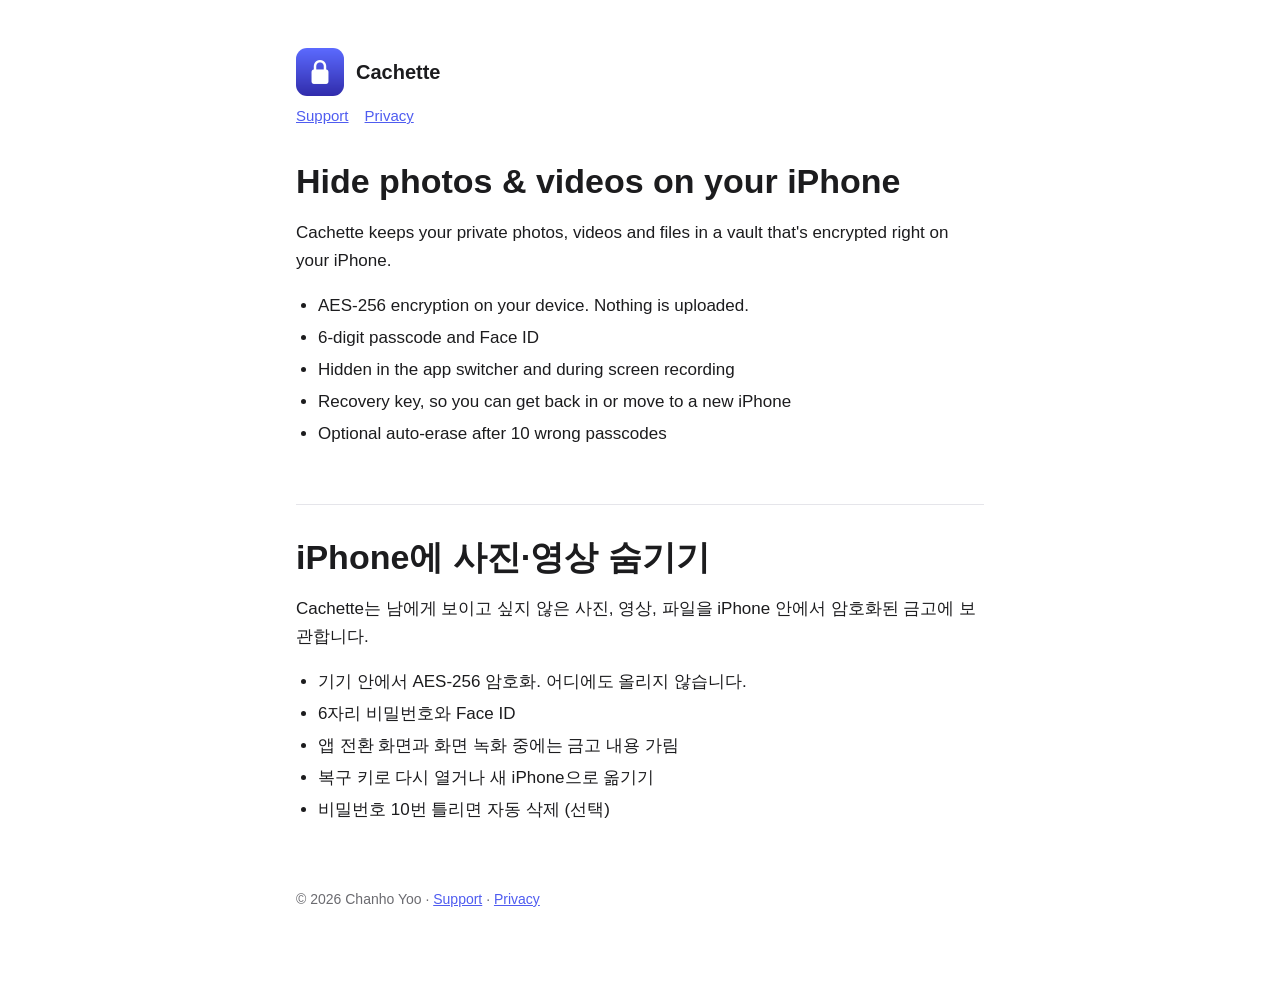
<file: index.html>
<!doctype html>
<html lang="en">
<head>
<meta charset="utf-8">
<meta name="viewport" content="width=device-width, initial-scale=1">
<title>Cachette</title>
<meta name="description" content="Hide photos, videos and files in an encrypted vault on your iPhone.">
<link rel="stylesheet" href="style.css">
</head>
<body>
<main>
<header><img src="icon.png" alt=""><a href="./">Cachette</a></header>
<nav><a href="support.html">Support</a><a href="privacy.html">Privacy</a></nav>

<h1>Hide photos &amp; videos on your iPhone</h1>
<p>Cachette keeps your private photos, videos and files in a vault that's encrypted right on your iPhone.</p>
<ul>
<li>AES-256 encryption on your device. Nothing is uploaded.</li>
<li>6-digit passcode and Face ID</li>
<li>Hidden in the app switcher and during screen recording</li>
<li>Recovery key, so you can get back in or move to a new iPhone</li>
<li>Optional auto-erase after 10 wrong passcodes</li>
</ul>

<section class="lang" lang="ko">
<h1>iPhone에 사진·영상 숨기기</h1>
<p>Cachette는 남에게 보이고 싶지 않은 사진, 영상, 파일을 iPhone 안에서 암호화된 금고에 보관합니다.</p>
<ul>
<li>기기 안에서 AES-256 암호화. 어디에도 올리지 않습니다.</li>
<li>6자리 비밀번호와 Face ID</li>
<li>앱 전환 화면과 화면 녹화 중에는 금고 내용 가림</li>
<li>복구 키로 다시 열거나 새 iPhone으로 옮기기</li>
<li>비밀번호 10번 틀리면 자동 삭제 (선택)</li>
</ul>
</section>

<footer>© 2026 Chanho Yoo · <a href="support.html">Support</a> · <a href="privacy.html">Privacy</a></footer>
</main>
</body>
</html>
</file>
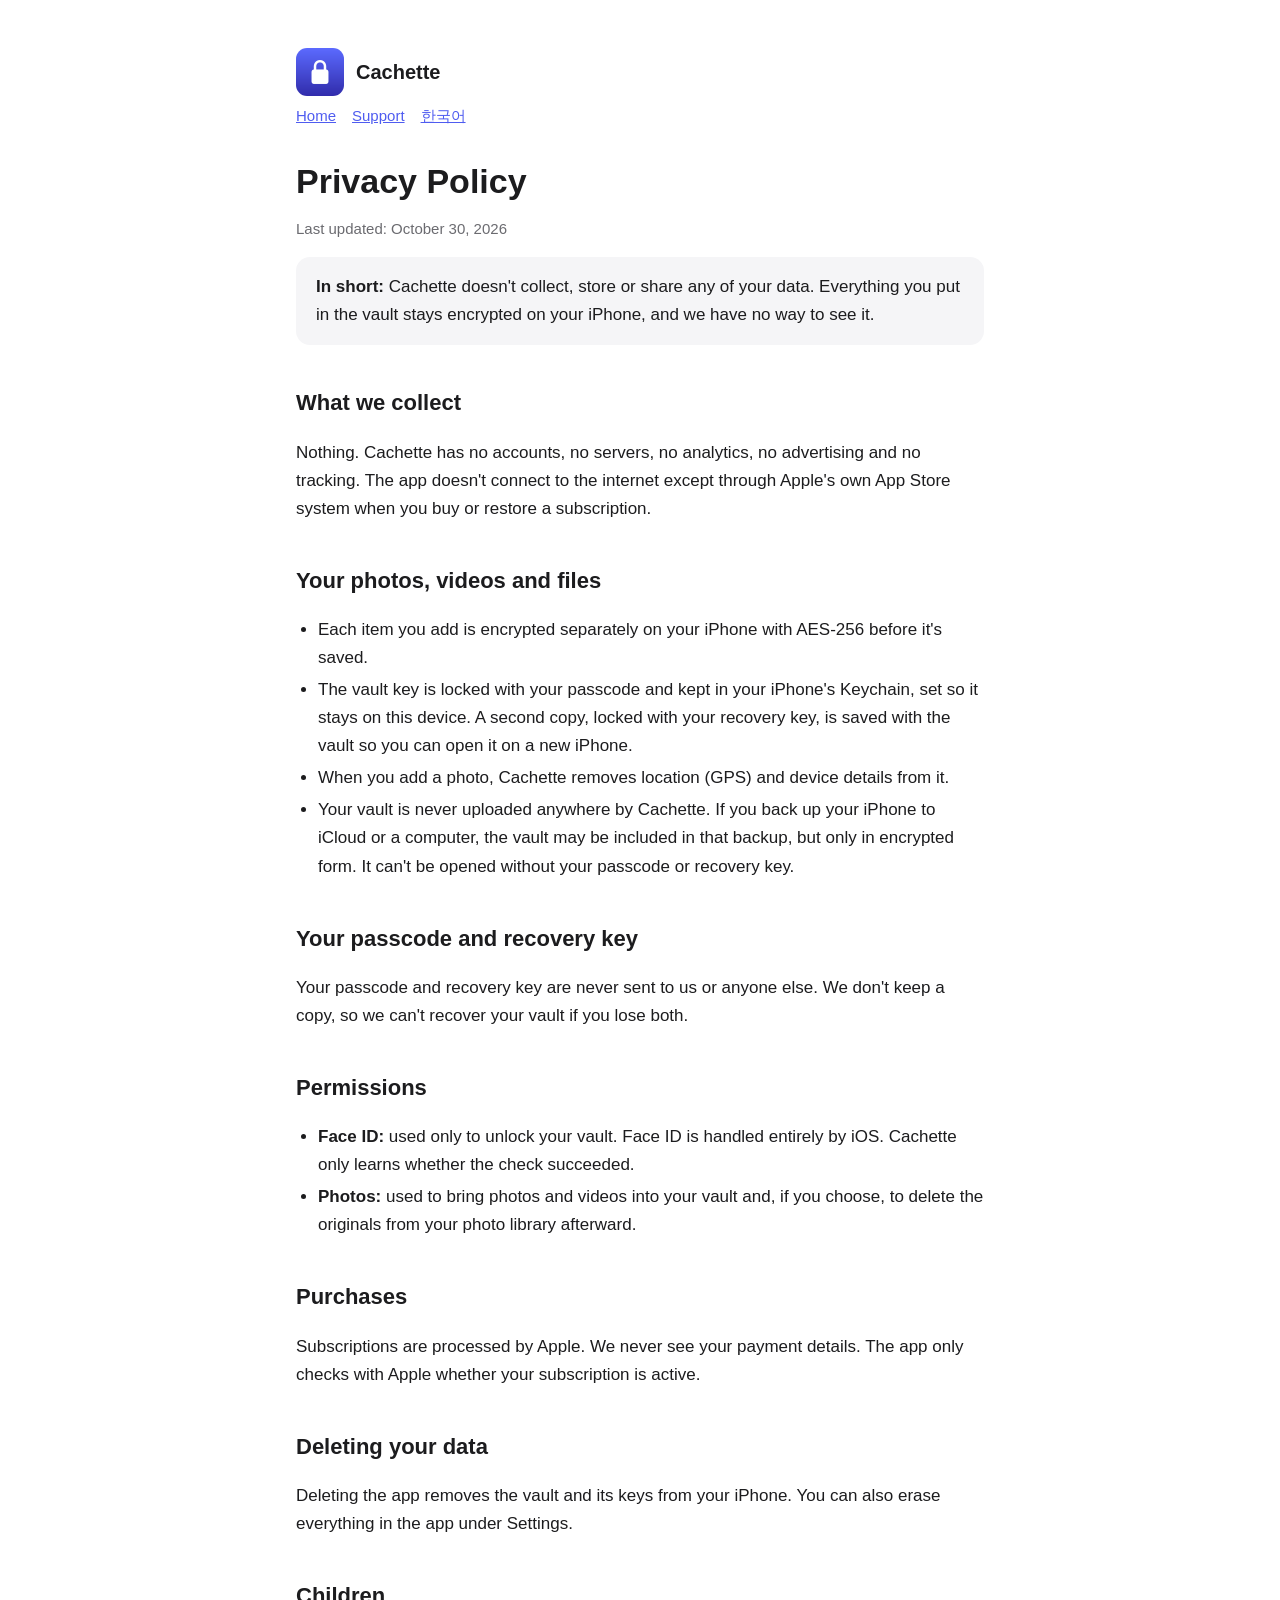
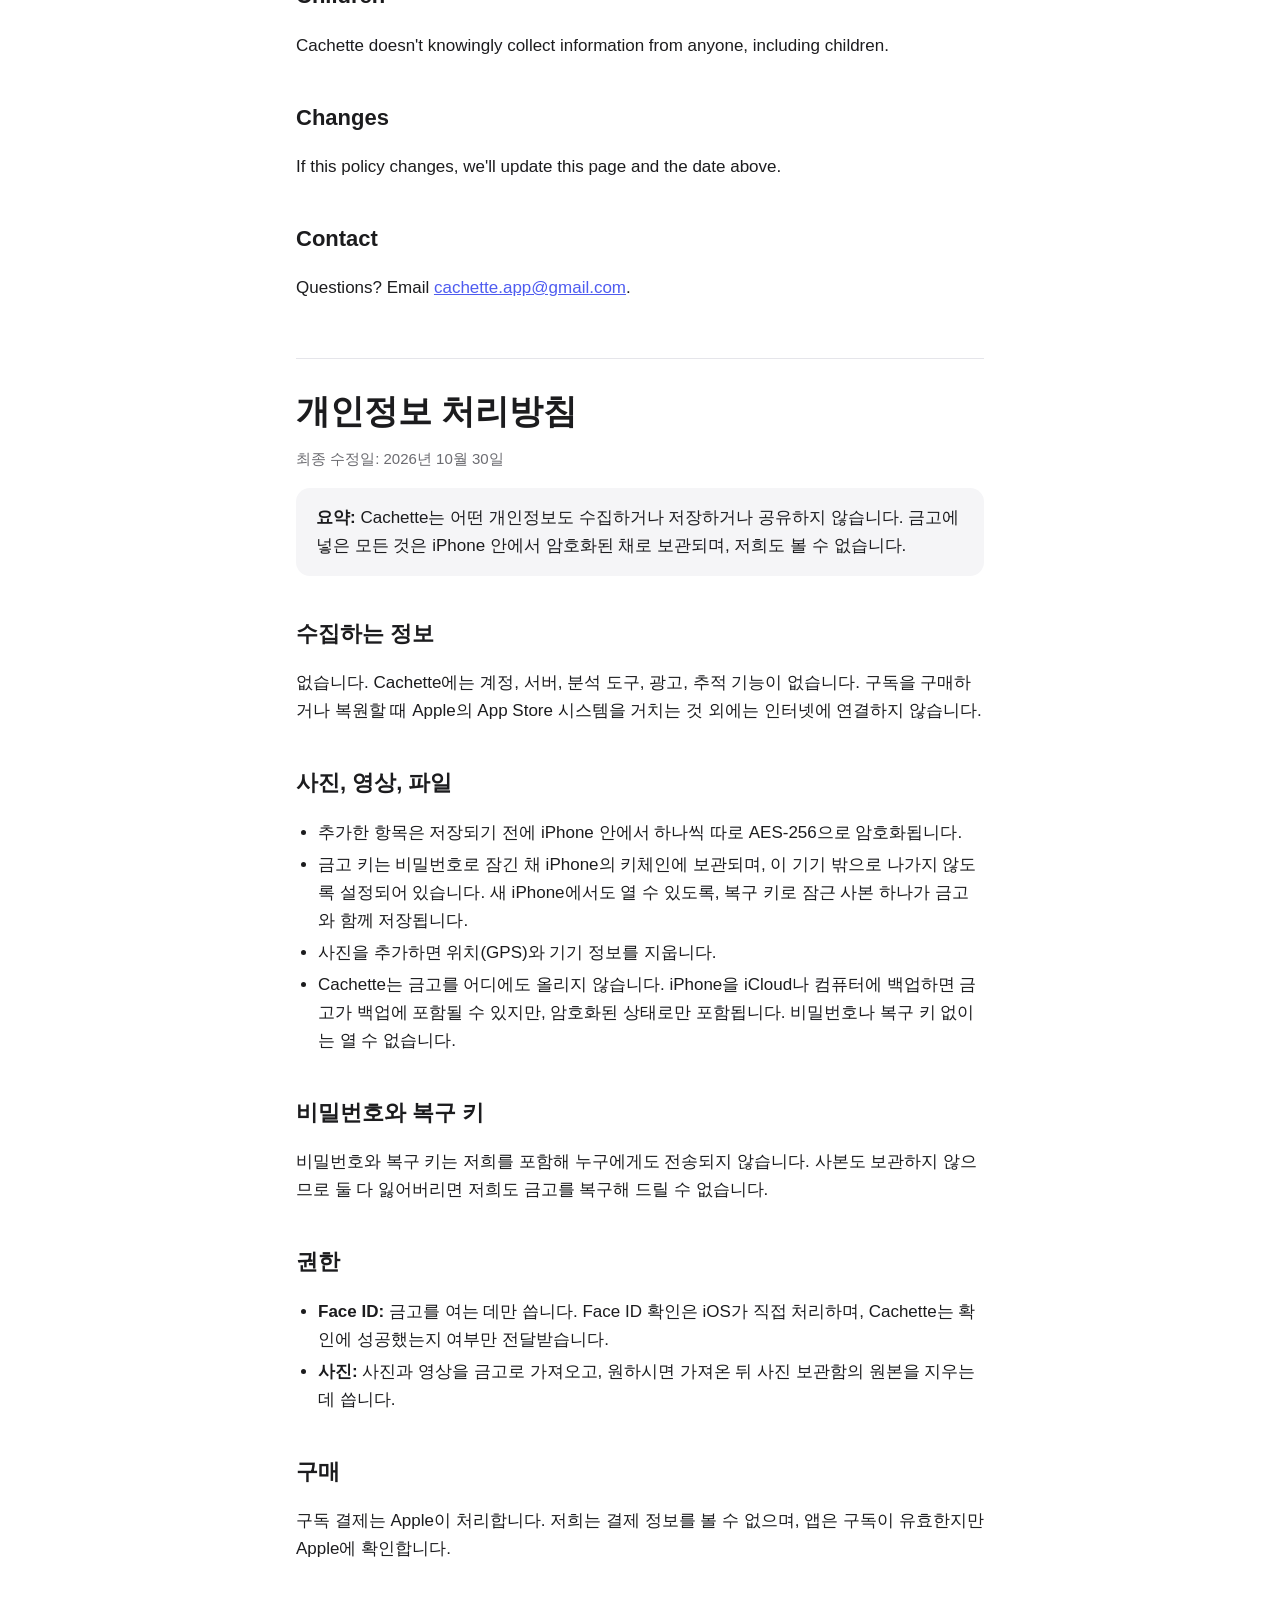
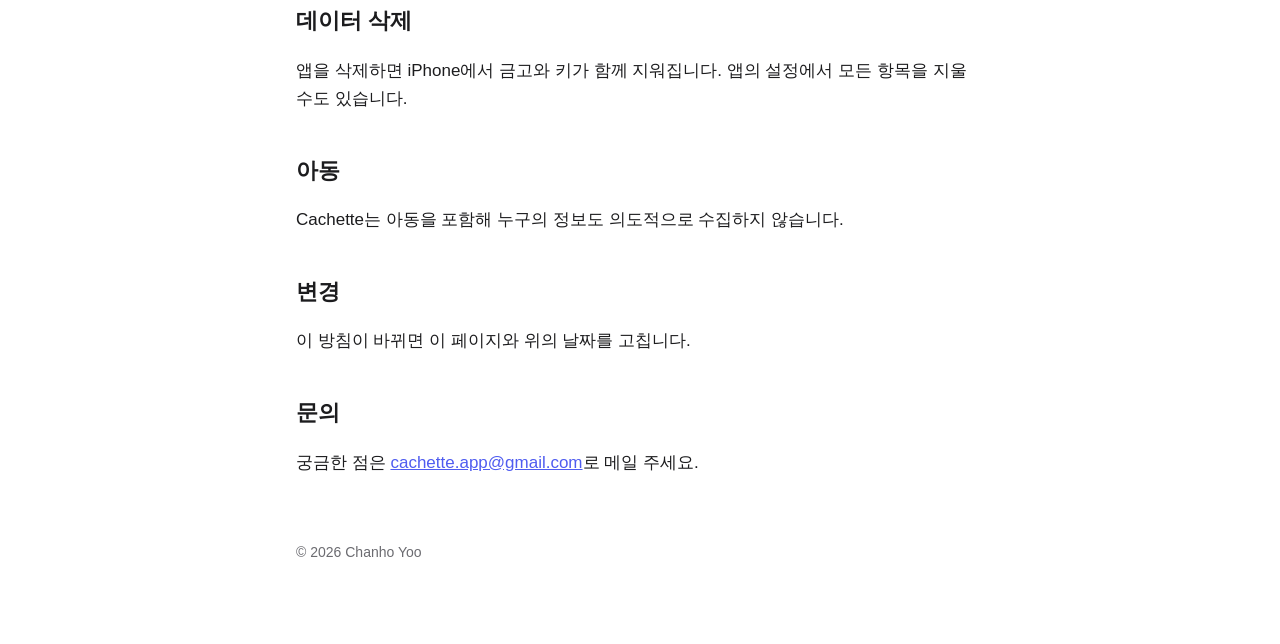
<file: privacy.html>
<!doctype html>
<html lang="en">
<head>
<meta charset="utf-8">
<meta name="viewport" content="width=device-width, initial-scale=1">
<title>Cachette Privacy Policy</title>
<meta name="description" content="Cachette keeps your photos, videos and files encrypted on your iPhone. We don't collect any data.">
<link rel="stylesheet" href="style.css">
</head>
<body>
<main>
<header><img src="icon.png" alt=""><a href="./">Cachette</a></header>
<nav><a href="./">Home</a><a href="support.html">Support</a><a href="#ko">한국어</a></nav>

<h1>Privacy Policy</h1>
<p class="muted">Last updated: October 30, 2026</p>

<div class="card"><strong>In short:</strong> Cachette doesn't collect, store or share any of your data. Everything you put in the vault stays encrypted on your iPhone, and we have no way to see it.</div>

<h2>What we collect</h2>
<p>Nothing. Cachette has no accounts, no servers, no analytics, no advertising and no tracking. The app doesn't connect to the internet except through Apple's own App Store system when you buy or restore a subscription.</p>

<h2>Your photos, videos and files</h2>
<ul>
<li>Each item you add is encrypted separately on your iPhone with AES-256 before it's saved.</li>
<li>The vault key is locked with your passcode and kept in your iPhone's Keychain, set so it stays on this device. A second copy, locked with your recovery key, is saved with the vault so you can open it on a new iPhone.</li>
<li>When you add a photo, Cachette removes location (GPS) and device details from it.</li>
<li>Your vault is never uploaded anywhere by Cachette. If you back up your iPhone to iCloud or a computer, the vault may be included in that backup, but only in encrypted form. It can't be opened without your passcode or recovery key.</li>
</ul>

<h2>Your passcode and recovery key</h2>
<p>Your passcode and recovery key are never sent to us or anyone else. We don't keep a copy, so we can't recover your vault if you lose both.</p>

<h2>Permissions</h2>
<ul>
<li><strong>Face ID:</strong> used only to unlock your vault. Face ID is handled entirely by iOS. Cachette only learns whether the check succeeded.</li>
<li><strong>Photos:</strong> used to bring photos and videos into your vault and, if you choose, to delete the originals from your photo library afterward.</li>
</ul>

<h2>Purchases</h2>
<p>Subscriptions are processed by Apple. We never see your payment details. The app only checks with Apple whether your subscription is active.</p>

<h2>Deleting your data</h2>
<p>Deleting the app removes the vault and its keys from your iPhone. You can also erase everything in the app under Settings.</p>

<h2>Children</h2>
<p>Cachette doesn't knowingly collect information from anyone, including children.</p>

<h2>Changes</h2>
<p>If this policy changes, we'll update this page and the date above.</p>

<h2>Contact</h2>
<p>Questions? Email <a href="mailto:cachette.app@gmail.com">cachette.app@gmail.com</a>.</p>

<section class="lang" id="ko" lang="ko">
<h1>개인정보 처리방침</h1>
<p class="muted">최종 수정일: 2026년 10월 30일</p>

<div class="card"><strong>요약:</strong> Cachette는 어떤 개인정보도 수집하거나 저장하거나 공유하지 않습니다. 금고에 넣은 모든 것은 iPhone 안에서 암호화된 채로 보관되며, 저희도 볼 수 없습니다.</div>

<h2>수집하는 정보</h2>
<p>없습니다. Cachette에는 계정, 서버, 분석 도구, 광고, 추적 기능이 없습니다. 구독을 구매하거나 복원할 때 Apple의 App Store 시스템을 거치는 것 외에는 인터넷에 연결하지 않습니다.</p>

<h2>사진, 영상, 파일</h2>
<ul>
<li>추가한 항목은 저장되기 전에 iPhone 안에서 하나씩 따로 AES-256으로 암호화됩니다.</li>
<li>금고 키는 비밀번호로 잠긴 채 iPhone의 키체인에 보관되며, 이 기기 밖으로 나가지 않도록 설정되어 있습니다. 새 iPhone에서도 열 수 있도록, 복구 키로 잠근 사본 하나가 금고와 함께 저장됩니다.</li>
<li>사진을 추가하면 위치(GPS)와 기기 정보를 지웁니다.</li>
<li>Cachette는 금고를 어디에도 올리지 않습니다. iPhone을 iCloud나 컴퓨터에 백업하면 금고가 백업에 포함될 수 있지만, 암호화된 상태로만 포함됩니다. 비밀번호나 복구 키 없이는 열 수 없습니다.</li>
</ul>

<h2>비밀번호와 복구 키</h2>
<p>비밀번호와 복구 키는 저희를 포함해 누구에게도 전송되지 않습니다. 사본도 보관하지 않으므로 둘 다 잃어버리면 저희도 금고를 복구해 드릴 수 없습니다.</p>

<h2>권한</h2>
<ul>
<li><strong>Face ID:</strong> 금고를 여는 데만 씁니다. Face ID 확인은 iOS가 직접 처리하며, Cachette는 확인에 성공했는지 여부만 전달받습니다.</li>
<li><strong>사진:</strong> 사진과 영상을 금고로 가져오고, 원하시면 가져온 뒤 사진 보관함의 원본을 지우는 데 씁니다.</li>
</ul>

<h2>구매</h2>
<p>구독 결제는 Apple이 처리합니다. 저희는 결제 정보를 볼 수 없으며, 앱은 구독이 유효한지만 Apple에 확인합니다.</p>

<h2>데이터 삭제</h2>
<p>앱을 삭제하면 iPhone에서 금고와 키가 함께 지워집니다. 앱의 설정에서 모든 항목을 지울 수도 있습니다.</p>

<h2>아동</h2>
<p>Cachette는 아동을 포함해 누구의 정보도 의도적으로 수집하지 않습니다.</p>

<h2>변경</h2>
<p>이 방침이 바뀌면 이 페이지와 위의 날짜를 고칩니다.</p>

<h2>문의</h2>
<p>궁금한 점은 <a href="mailto:cachette.app@gmail.com">cachette.app@gmail.com</a>로 메일 주세요.</p>
</section>

<footer>© 2026 Chanho Yoo</footer>
</main>
</body>
</html>
</file>
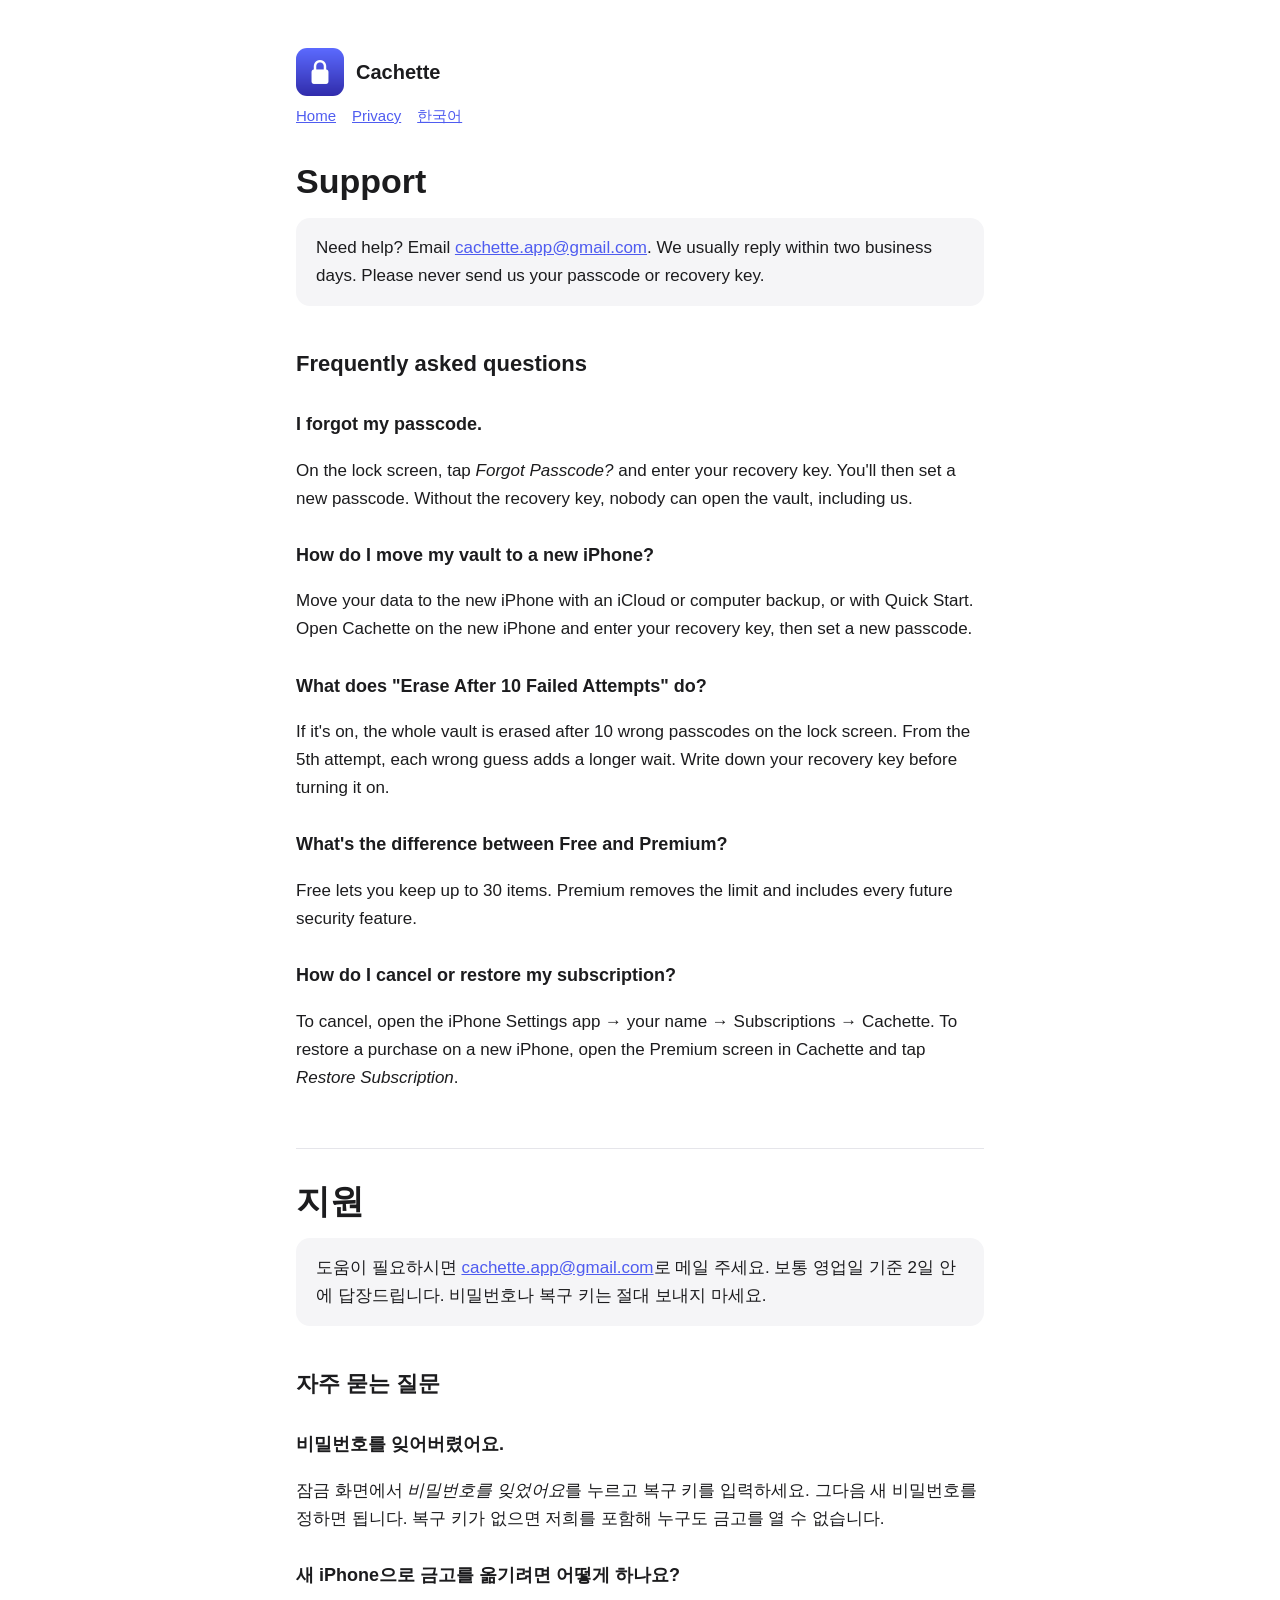
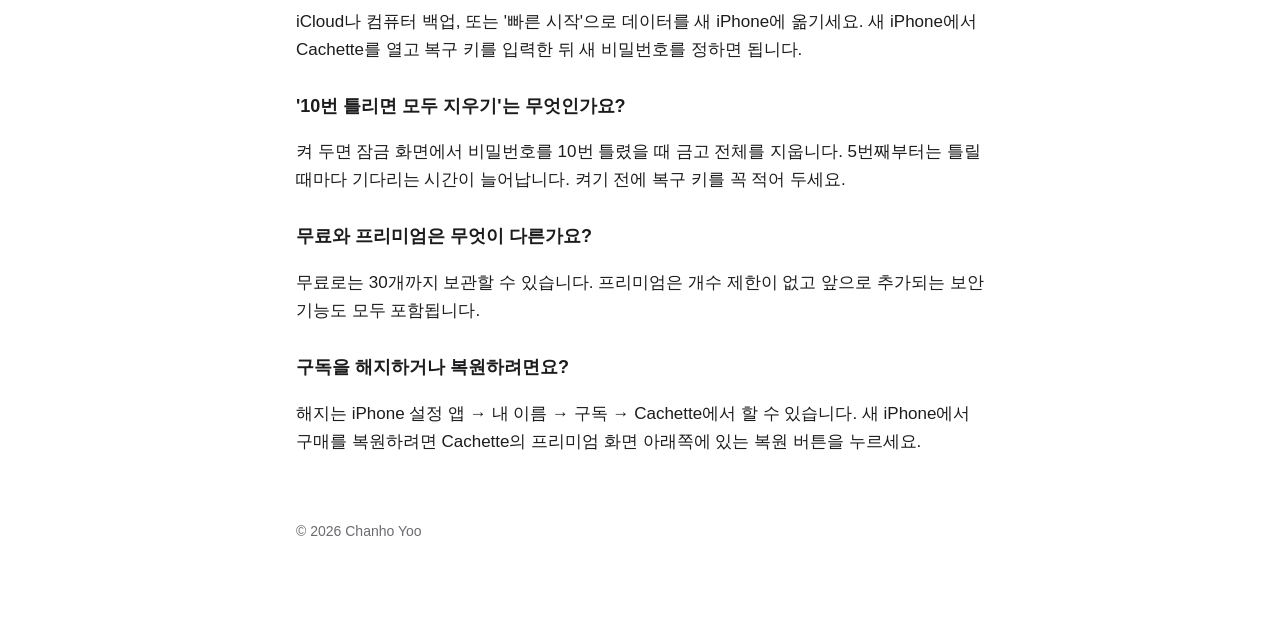
<file: support.html>
<!doctype html>
<html lang="en">
<head>
<meta charset="utf-8">
<meta name="viewport" content="width=device-width, initial-scale=1">
<title>Cachette Support</title>
<meta name="description" content="Help with Cachette: passcodes, recovery keys and subscriptions.">
<link rel="stylesheet" href="style.css">
</head>
<body>
<main>
<header><img src="icon.png" alt=""><a href="./">Cachette</a></header>
<nav><a href="./">Home</a><a href="privacy.html">Privacy</a><a href="#ko">한국어</a></nav>

<h1>Support</h1>
<div class="card">Need help? Email <a href="mailto:cachette.app@gmail.com">cachette.app@gmail.com</a>. We usually reply within two business days. Please never send us your passcode or recovery key.</div>

<h2>Frequently asked questions</h2>

<h3>I forgot my passcode.</h3>
<p>On the lock screen, tap <em>Forgot Passcode?</em> and enter your recovery key. You'll then set a new passcode. Without the recovery key, nobody can open the vault, including us.</p>

<h3>How do I move my vault to a new iPhone?</h3>
<p>Move your data to the new iPhone with an iCloud or computer backup, or with Quick Start. Open Cachette on the new iPhone and enter your recovery key, then set a new passcode.</p>

<h3>What does "Erase After 10 Failed Attempts" do?</h3>
<p>If it's on, the whole vault is erased after 10 wrong passcodes on the lock screen. From the 5th attempt, each wrong guess adds a longer wait. Write down your recovery key before turning it on.</p>

<h3>What's the difference between Free and Premium?</h3>
<p>Free lets you keep up to 30 items. Premium removes the limit and includes every future security feature.</p>

<h3>How do I cancel or restore my subscription?</h3>
<p>To cancel, open the iPhone Settings app → your name → Subscriptions → Cachette. To restore a purchase on a new iPhone, open the Premium screen in Cachette and tap <em>Restore Subscription</em>.</p>

<section class="lang" id="ko" lang="ko">
<h1>지원</h1>
<div class="card">도움이 필요하시면 <a href="mailto:cachette.app@gmail.com">cachette.app@gmail.com</a>로 메일 주세요. 보통 영업일 기준 2일 안에 답장드립니다. 비밀번호나 복구 키는 절대 보내지 마세요.</div>

<h2>자주 묻는 질문</h2>

<h3>비밀번호를 잊어버렸어요.</h3>
<p>잠금 화면에서 <em>비밀번호를 잊었어요</em>를 누르고 복구 키를 입력하세요. 그다음 새 비밀번호를 정하면 됩니다. 복구 키가 없으면 저희를 포함해 누구도 금고를 열 수 없습니다.</p>

<h3>새 iPhone으로 금고를 옮기려면 어떻게 하나요?</h3>
<p>iCloud나 컴퓨터 백업, 또는 '빠른 시작'으로 데이터를 새 iPhone에 옮기세요. 새 iPhone에서 Cachette를 열고 복구 키를 입력한 뒤 새 비밀번호를 정하면 됩니다.</p>

<h3>'10번 틀리면 모두 지우기'는 무엇인가요?</h3>
<p>켜 두면 잠금 화면에서 비밀번호를 10번 틀렸을 때 금고 전체를 지웁니다. 5번째부터는 틀릴 때마다 기다리는 시간이 늘어납니다. 켜기 전에 복구 키를 꼭 적어 두세요.</p>

<h3>무료와 프리미엄은 무엇이 다른가요?</h3>
<p>무료로는 30개까지 보관할 수 있습니다. 프리미엄은 개수 제한이 없고 앞으로 추가되는 보안 기능도 모두 포함됩니다.</p>

<h3>구독을 해지하거나 복원하려면요?</h3>
<p>해지는 iPhone 설정 앱 → 내 이름 → 구독 → Cachette에서 할 수 있습니다. 새 iPhone에서 구매를 복원하려면 Cachette의 프리미엄 화면 아래쪽에 있는 복원 버튼을 누르세요.</p>
</section>

<footer>© 2026 Chanho Yoo</footer>
</main>
</body>
</html>
</file>
<file: style.css>
:root {
  --bg: #ffffff;
  --text: #1c1c1e;
  --muted: #6b6b70;
  --accent: #4f5cf0;
  --line: #e5e5ea;
  --card: #f5f5f7;
}
@media (prefers-color-scheme: dark) {
  :root {
    --bg: #111114;
    --text: #f2f2f7;
    --muted: #a1a1a8;
    --accent: #8a93ff;
    --line: #2c2c31;
    --card: #1c1c21;
  }
}
* { box-sizing: border-box; }
body {
  margin: 0;
  background: var(--bg);
  color: var(--text);
  font: 17px/1.65 -apple-system, BlinkMacSystemFont, "Apple SD Gothic Neo", "Segoe UI", Roboto, sans-serif;
  -webkit-text-size-adjust: 100%;
}
main { max-width: 720px; margin: 0 auto; padding: 48px 16px 80px; }
header { display: flex; align-items: center; gap: 12px; margin-bottom: 8px; }
header img { width: 48px; height: 48px; border-radius: 11px; }
header a { color: var(--text); text-decoration: none; font-weight: 700; font-size: 20px; }
nav { display: flex; gap: 16px; flex-wrap: wrap; margin: 0 0 32px; font-size: 15px; }
nav a, a { color: var(--accent); }
h1 { font-size: 34px; line-height: 1.2; margin: 24px 0 8px; }
h2 { font-size: 22px; margin: 40px 0 8px; }
h3 { font-size: 18px; margin: 28px 0 4px; }
.muted { color: var(--muted); font-size: 15px; }
.lang { border-top: 1px solid var(--line); margin-top: 56px; padding-top: 8px; }
.card { background: var(--card); border-radius: 14px; padding: 16px 20px; margin: 16px 0; }
ul { padding-left: 22px; }
li { margin: 4px 0; }
footer { margin-top: 64px; color: var(--muted); font-size: 14px; }
</file>
